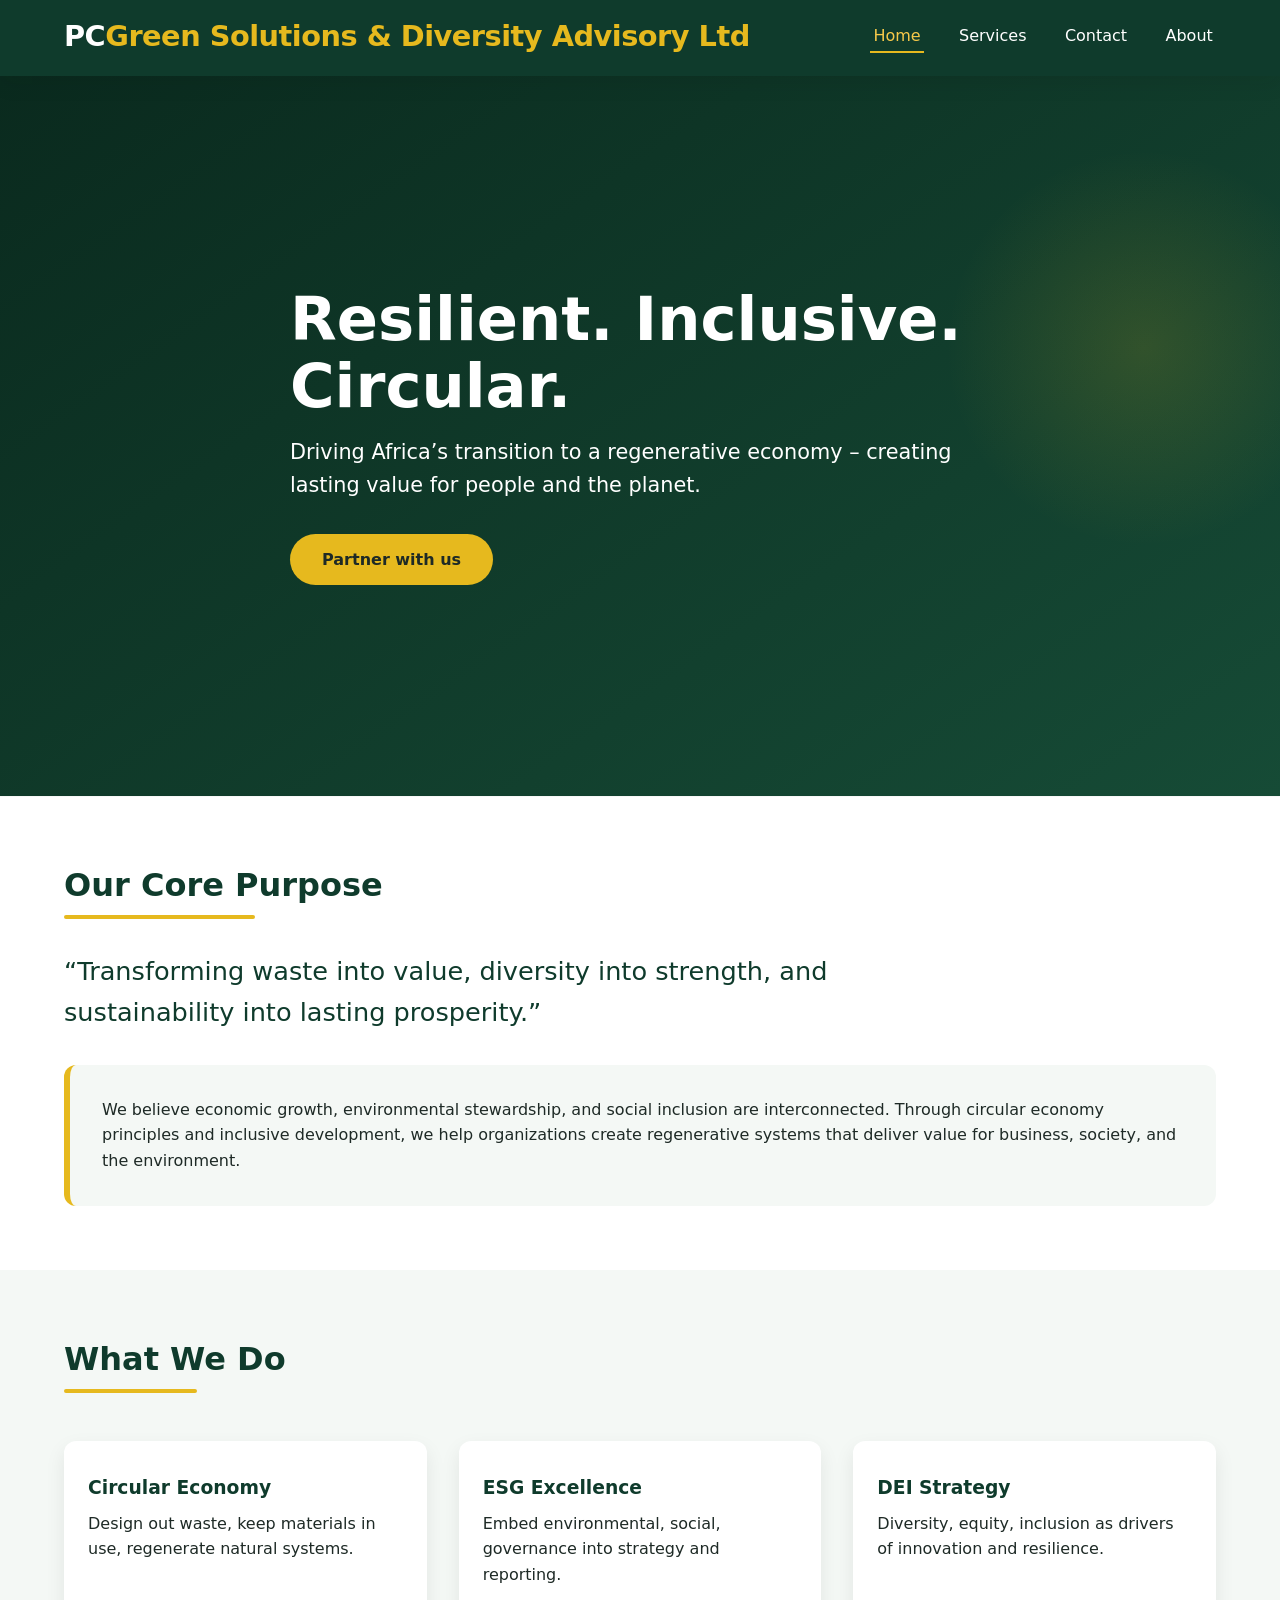
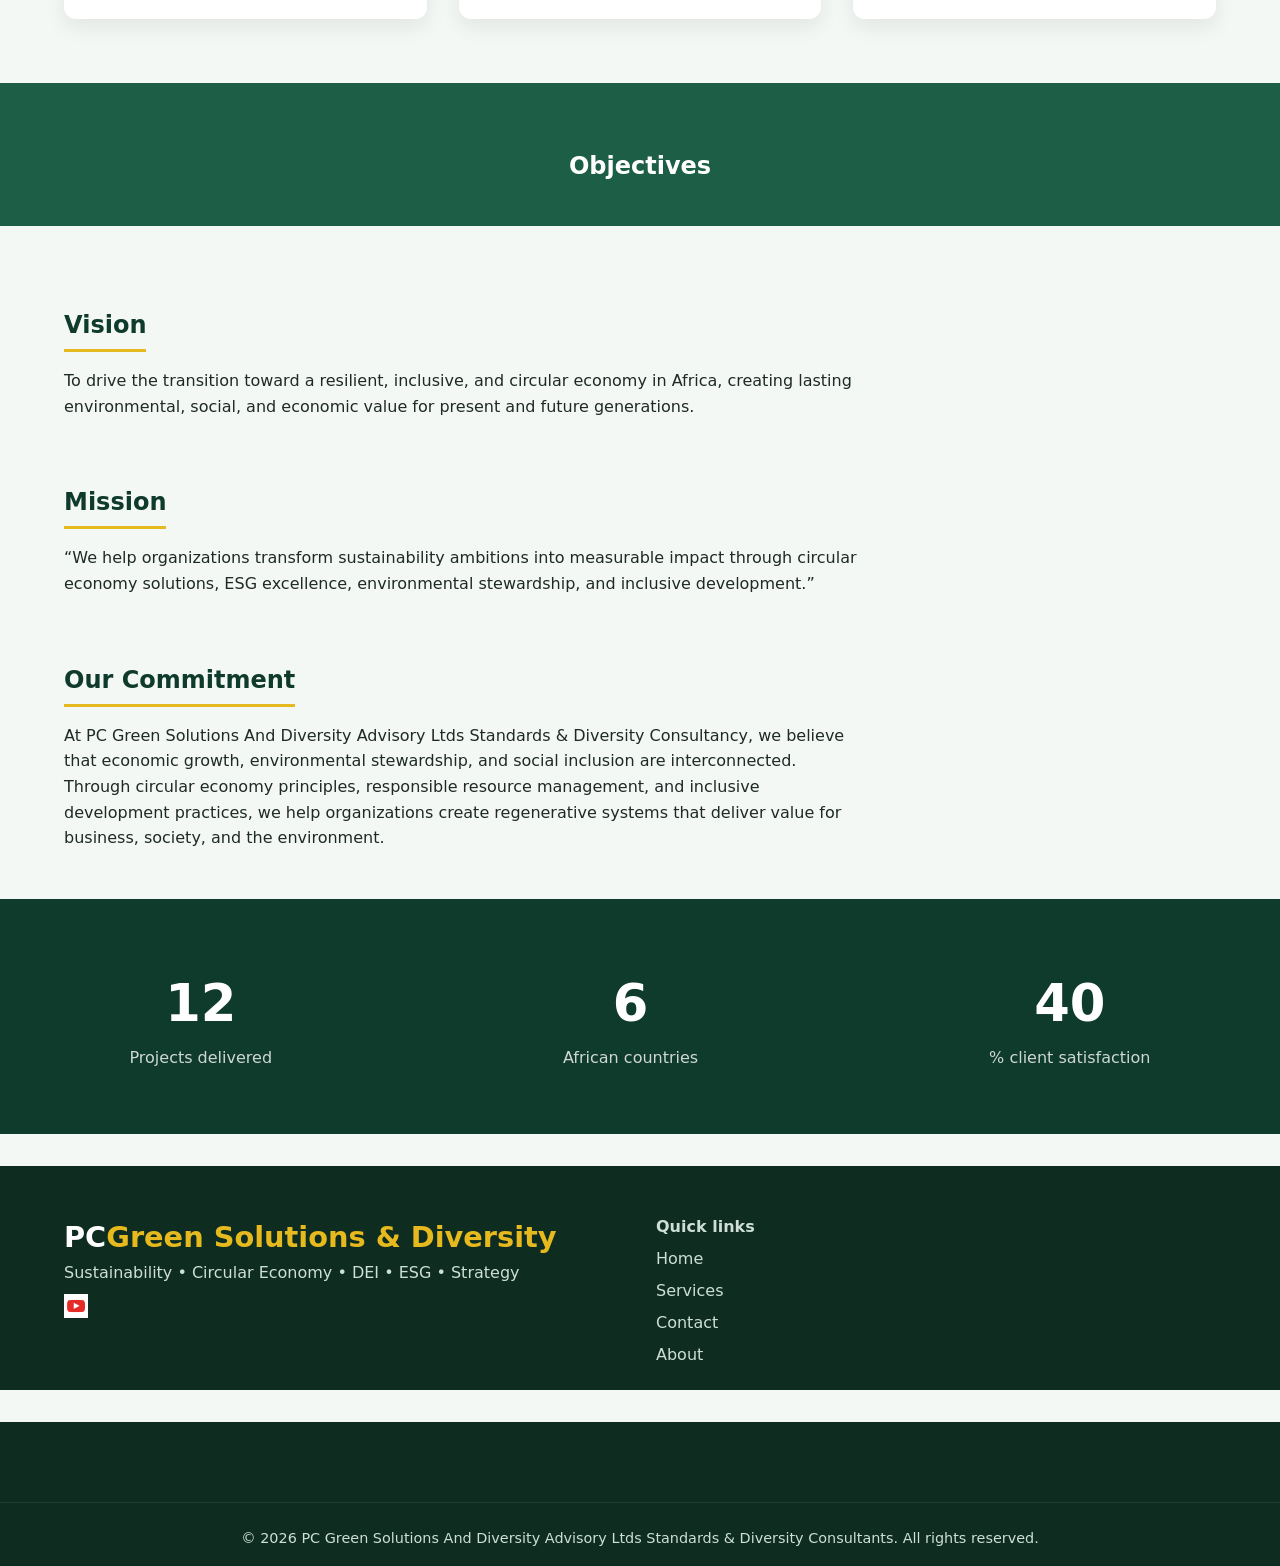
<file: index.html>
<!-- index.html -->
<!DOCTYPE html>
<html lang="en">
<head>
  <meta charset="UTF-8">
  <meta name="viewport" content="width=device-width, initial-scale=1.0">
  <meta name="description" content="PC Green Solutions And Diversity Advisory Ltds Standards & Diversity Consultants – driving circular economy, ESG excellence, and inclusive development in Africa.">
  <title>PC Green Solutions And Diversity Advisory Ltds Standards | Home</title>
  <link rel="icon" href="assets/favicon.png" type="image/png">
  <link rel="stylesheet" href="styles.css">
  <script src="script.js" defer></script>
</head>
<body>
  <!-- page loader -->
  <div id="loader"><div class="spinner"></div></div>

  <!-- sticky navigation -->
  <header class="navbar" role="navigation">
    <div class="nav-container">
      <div class="logo"><a href="index.html">PC<span>Green Solutions & Diversity Advisory Ltd</span></a></div>
      <button class="hamburger" aria-label="menu toggle" aria-expanded="false"><span></span><span></span><span></span></button>
      <ul class="nav-menu">
        <li><a href="index.html" class="active">Home</a></li>
        
        <li><a href="services.html">Services</a></li>
        <li><a href="contact.html">Contact</a></li>
        <li><a href="about.html">About</a></li>
      </ul>
    </div>
    <div class="progress-bar"></div>
  </header>

  <main>
    <!-- hero -->
    <section class="hero" id="home">
      <div class="hero-content">
        <h1 class="slide-up">Resilient. Inclusive. Circular.</h1>
        <p class="fade-in">Driving Africa’s transition to a regenerative economy – creating lasting value for people and the planet.</p>
        <a href="contact.html" class="btn ripple">Partner with us</a>
      </div>
      <div class="hero-graphic" aria-hidden="true"></div>
    </section>

    <!-- core purpose / commitment -->
    <section class="purpose">
      <div class="container">
        <h2 class="section-title">Our Core Purpose</h2>
        <p class="purpose-text">“Transforming waste into value, diversity into strength, and sustainability into lasting prosperity.”</p>
        <div class="commitment">
          <p>We believe economic growth, environmental stewardship, and social inclusion are interconnected. Through circular economy principles and inclusive development, we help organizations create regenerative systems that deliver value for business, society, and the environment.</p>
        </div>
      </div>
    </section>

    <!-- quick services preview -->
    <section class="home-services">
      <div class="container">
        <h2 class="section-title">What We Do</h2>
        <div class="service-grid">
          <div class="service-card"><h3>Circular Economy</h3><p>Design out waste, keep materials in use, regenerate natural systems.</p></div>
          <div class="service-card"><h3>ESG Excellence</h3><p>Embed environmental, social, governance into strategy and reporting.</p></div>
          <div class="service-card"><h3>DEI Strategy</h3><p>Diversity, equity, inclusion as drivers of innovation and resilience.</p></div>
        </div>
      </div>
    </section>
           
    <!--OBJECTIVES-->

<main>
    <section class="page-header"><h1>Objectives</h1></section>
    <section class="about-vision">
      <div class="container">
        <h2>Vision</h2>
        <p>To drive the transition toward a resilient, inclusive, and circular economy in Africa, creating lasting environmental, social, and economic value for present and future generations.</p>
        <h2>Mission</h2>
        <p>“We help organizations transform sustainability ambitions into measurable impact through circular economy solutions, ESG excellence, environmental stewardship, and inclusive development.”</p>
        <h2>Our Commitment</h2>
        <p>At PC Green Solutions And Diversity Advisory Ltds Standards & Diversity Consultancy, we believe that economic growth, environmental stewardship, and social inclusion are interconnected. Through circular economy principles, responsible resource management, and inclusive development practices, we help organizations create regenerative systems that deliver value for business, society, and the environment.</p>
      </div>
    </section>
  </main>

    <!-- counter animation -->
    <section class="stats">
      <div class="stat-item"><span class="counter" data-target="12">0</span><p>Projects delivered</p></div>
      <div class="stat-item"><span class="counter" data-target="6">0</span><p>African countries</p></div>
      <div class="stat-item"><span class="counter" data-target="100">0</span><p>% client satisfaction</p></div>
    </section>
  </main>

  <!-- footer -->
 <footer>
    <div class="footer-container">
      <div class="footer-brand">
        <h3>PC<span>Green Solutions & Diversity </span></h3>
        <p>Sustainability • Circular Economy • DEI • ESG • Strategy</p>
        <div class="socials">
          <a href="https://www.youtube.com/channel/UCimcfQeTrKujT9DGnx6yIWA" target="_blank" aria-label="YouTube">
            <img src="icons\youtube.png" alt="YouTube" width="24" height="24">
          </a>
        </div>
      </div>
      <div class="footer-links">
        <h4>Quick links</h4>
        <ul>
          <li><a href="index.html">Home</a></li>
          <li><a href="services.html">Services</a></li>
          <li><a href="contact.html">Contact</a></li>
          <li><a href="about.html">About</a></li>
        </ul>
      
    </div>
  </footer>
  <footer>
    <div class="footer-bottom"><p>&copy; 2026 PC Green Solutions And Diversity Advisory Ltds Standards & Diversity Consultants. All rights reserved.</p></div>
  </footer>
</body>
</html>
</file>
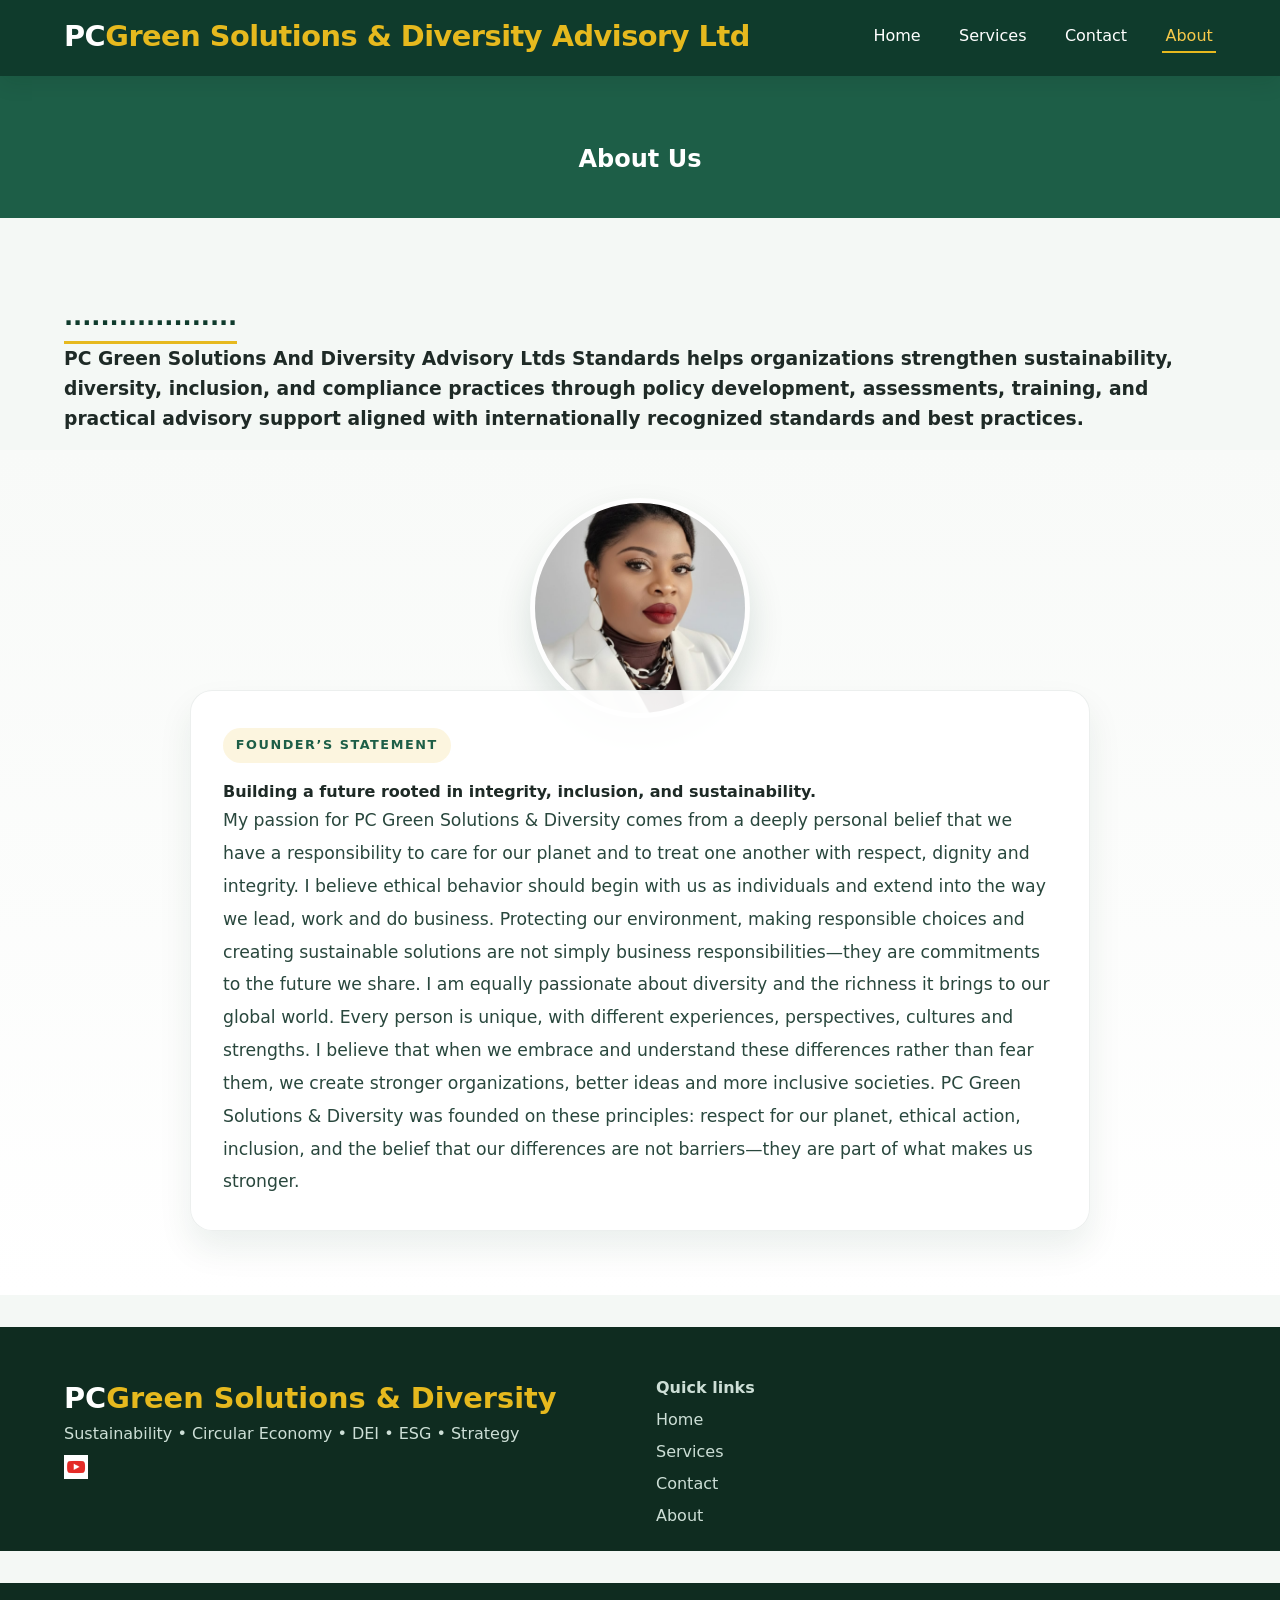
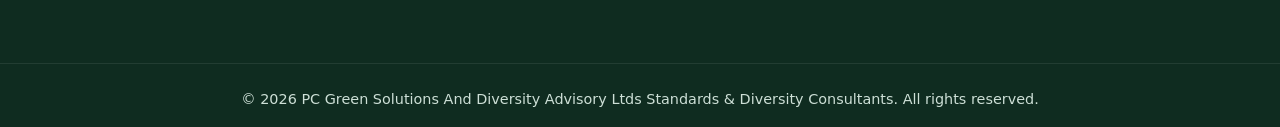
<file: about.html>
<!-- about.html -->
<!DOCTYPE html>
<html lang="en">
<head>
  <meta charset="UTF-8">
  <meta name="viewport" content="width=device-width, initial-scale=1.0">
  <meta name="description" content="Learn about PC Green Solutions And Diversity Advisory Ltds Standards – our vision, mission, and commitment to circular economy and inclusive development in Africa.">
  <title>About | PC Green Solutions And Diversity Advisory Ltd</title>
  <link rel="icon" href="assets/favicon.png" type="image/png">
  <link rel="stylesheet" href="styles.css">
  <script src="script.js" defer></script>
</head>
<body>
  <div id="loader"><div class="spinner"></div></div>
  <header class="navbar" role="navigation">
    <div class="nav-container">
       <div class="logo"><a href="index.html">PC<span>Green Solutions & Diversity Advisory Ltd</span></a></div>
      <button class="hamburger" aria-label="menu toggle" aria-expanded="false"><span></span><span></span><span></span></button>
      <ul class="nav-menu">
         <li><a href="index.html" class="active">Home</a></li>
        
        <li><a href="services.html">Services</a></li>
        <li><a href="contact.html">Contact</a></li>
        <li><a href="about.html">About</a></li>
      </ul>
    </div>
    <div class="progress-bar"></div>
  </header>

  <main>
    <section class="page-header"><h1>About Us</h1></section>

    <section class="about-vision">
      <div class="container">
        <h2>...................</h2>
        <h3>PC Green Solutions And Diversity Advisory Ltds Standards helps organizations strengthen sustainability, diversity, inclusion, and compliance practices through policy development, assessments, training, and practical advisory support aligned with internationally recognized standards and best practices.</h3>
      </div>
    </section>

    <section class="founder-story">
      <div class="container founder-shell">
        <div class="founder-visual">
          <img src="icons\founder img.jpeg" class="founder-photo" alt="Founder portrait">
        </div>

        <div class="founder-content">
          <p class="eyebrow">Founder’s Statement</p>
          <h4>Building a future rooted in integrity, inclusion, and sustainability.</h4>

          <blockquote>
            My passion for PC Green Solutions &amp; Diversity comes from a deeply personal belief that we have a responsibility to care for our planet and to treat one another with respect, dignity and integrity.
            
            I believe ethical behavior should begin with us as individuals and extend into the way we lead, work and do business. Protecting our environment, making responsible choices and creating sustainable solutions are not simply business responsibilities—they are commitments to the future we share.
            
            I am equally passionate about diversity and the richness it brings to our global world. Every person is unique, with different experiences, perspectives, cultures and strengths. I believe that when we embrace and understand these differences rather than fear them, we create stronger organizations, better ideas and more inclusive societies.
            
            PC Green Solutions &amp; Diversity was founded on these principles: respect for our planet, ethical action, inclusion, and the belief that our differences are not barriers—they are part of what makes us stronger.
          </blockquote>
        </div>
      </div>
    </section>
  </main>

 <footer>
    <div class="footer-container">
      <div class="footer-brand">
        <h3>PC<span>Green Solutions & Diversity </span></h3>
        <p>Sustainability • Circular Economy • DEI • ESG • Strategy</p>
        <div class="socials">
          <a href="https://www.youtube.com/channel/UCimcfQeTrKujT9DGnx6yIWA" target="_blank" aria-label="YouTube">
            <img src="icons\youtube.png" alt="YouTube" width="24" height="24">
          </a>
        </div>
      </div>
      <div class="footer-links">
        <h4>Quick links</h4>
       <ul>
          <li><a href="index.html">Home</a></li>
          <li><a href="services.html">Services</a></li>
          <li><a href="contact.html">Contact</a></li>
          <li><a href="about.html">About</a></li>
        </ul>
      
    </div>
  </footer>
  <footer>
    <div class="footer-bottom"><p>&copy; 2026 PC Green Solutions And Diversity Advisory Ltds Standards & Diversity Consultants. All rights reserved.</p></div>
  </footer>
</body>
</html>
</file>
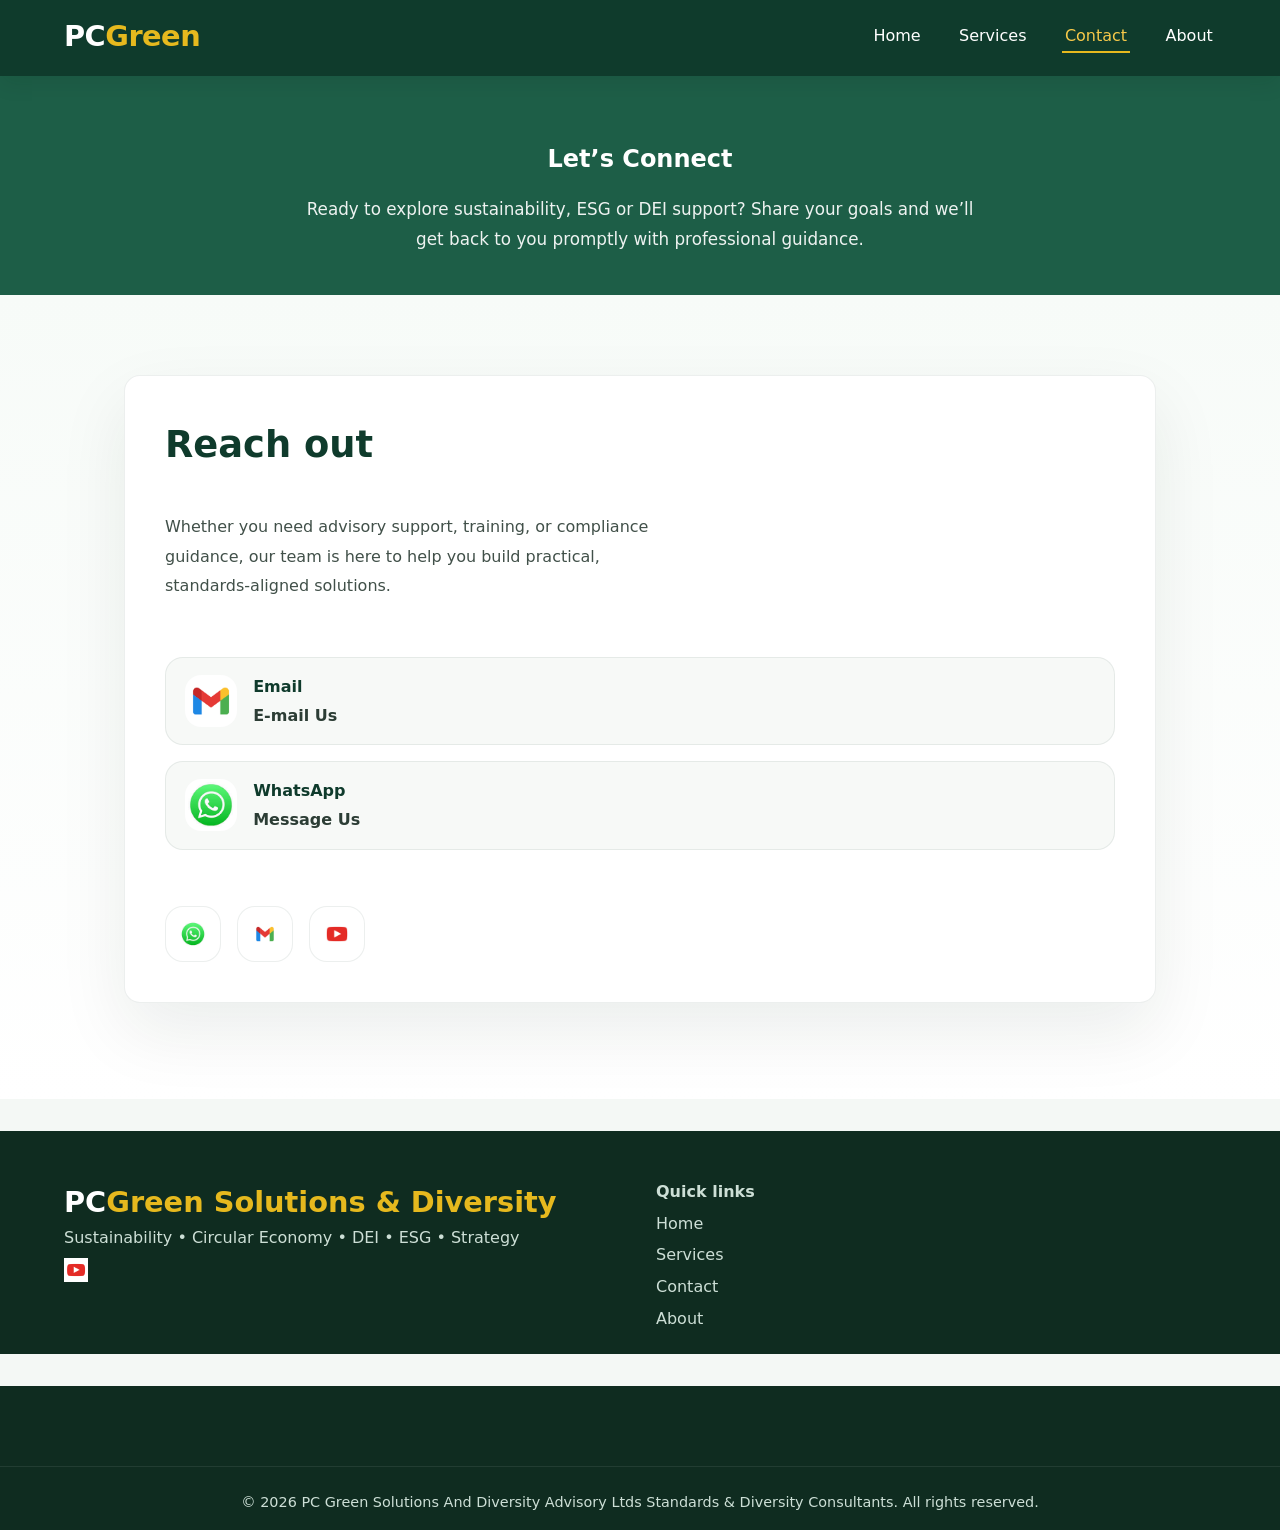
<file: contact.html>
<!-- contact.html -->
<!DOCTYPE html>
<html lang="en">
<head>
  <meta charset="UTF-8">
  <meta name="viewport" content="width=device-width, initial-scale=1.0">
  <meta name="description" content="Contact PC Green Solutions And Diversity Advisory Ltds Standards & Diversity Consultants – email, phone, WhatsApp, and send us a message.">
  <title>Contact | PC Green Solutions And Diversity Advisory Ltds Standards</title>
  <link rel="icon" href="assets/favicon.png" type="image/png">
  <link rel="stylesheet" href="styles.css">
  <script src="script.js" defer></script>
</head>
<body>
  <div id="loader"><div class="spinner"></div></div>
  <header class="navbar" role="navigation">
    <div class="nav-container">
      <div class="logo"><a href="index.html">PC<span>Green</span></a></div>
      <button class="hamburger" aria-label="menu toggle" aria-expanded="false"><span></span><span></span><span></span></button>
      <ul class="nav-menu">
        <li><a href="index.html" class="active">Home</a></li>
        
        <li><a href="services.html">Services</a></li>
        <li><a href="contact.html">Contact</a></li>
        <li><a href="about.html">About</a></li>
      </ul>
    </div>
    <div class="progress-bar"></div>
  </header>

  <main>
    <section class="page-header">
      <h1>Let’s Connect</h1>
      <p>Ready to explore sustainability, ESG or DEI support? Share your goals and we’ll get back to you promptly with professional guidance.</p>
    </section>
    <section class="contact-section">
      <div class="container contact-grid">
        <div class="contact-panel">
          <div class="contact-card">
            <h2>Reach out</h2>
            <p>Whether you need advisory support, training, or compliance guidance, our team is here to help you build practical, standards-aligned solutions.</p>
            <div class="contact-details">
              <a href="mailto:PCgreensolutionsdiversity@gmail.com">
                <img src="icons/mail.png" alt="Email">
                <div>
                  <h4>Email</h4>
                  <span>E-mail Us</span>
                </div>
              </a>
              <a href="https://wa.me/260969912618" target="_blank">
                <img src="icons/whatsapp.jfif" alt="WhatsApp">
                <div>
                  <h4>WhatsApp</h4>
                  <span>Message Us</span>
                </div>
              </a>
            </div>
            <div class="contact-social">
              <a href="https://wa.me/260969912618" target="_blank" aria-label="WhatsApp">
                <img src="icons/whatsapp.jfif" alt="WhatsApp">
              </a>
              <a href="mailto:PCgreensolutionsdiversity@gmail.com" aria-label="Email">
                <img src="icons/mail.png" alt="Email">
              </a>
              <a href="https://www.youtube.com/channel/UCimcfQeTrKujT9DGnx6yIWA" target="_blank" aria-label="YouTube">
                <img src="icons/youtube.png" alt="YouTube">
              </a>
            </div>
          </div>
        </div>

        </div>
    </section>
  </main>

   <footer>
    <div class="footer-container">
      <div class="footer-brand">
        <h3>PC<span>Green Solutions & Diversity </span></h3>
        <p>Sustainability • Circular Economy • DEI • ESG • Strategy</p>
        <div class="socials">
          <a href="https://www.youtube.com/channel/UCimcfQeTrKujT9DGnx6yIWA" target="_blank" aria-label="YouTube">
            <img src="icons/youtube.png" alt="YouTube" width="24" height="24">
          </a>
        </div>
      </div>
      <div class="footer-links">
        <h4>Quick links</h4>
       <ul>
          <li><a href="index.html">Home</a></li>
          <li><a href="services.html">Services</a></li>
          <li><a href="contact.html">Contact</a></li>
          <li><a href="about.html">About</a></li>
        </ul>
        </div>
      </div>
    </footer>
    <footer>
      <div class="footer-bottom"><p>&copy; 2026 PC Green Solutions And Diversity Advisory Ltds Standards & Diversity Consultants. All rights reserved.</p></div>
    </footer>
</body>
</html>
</file>
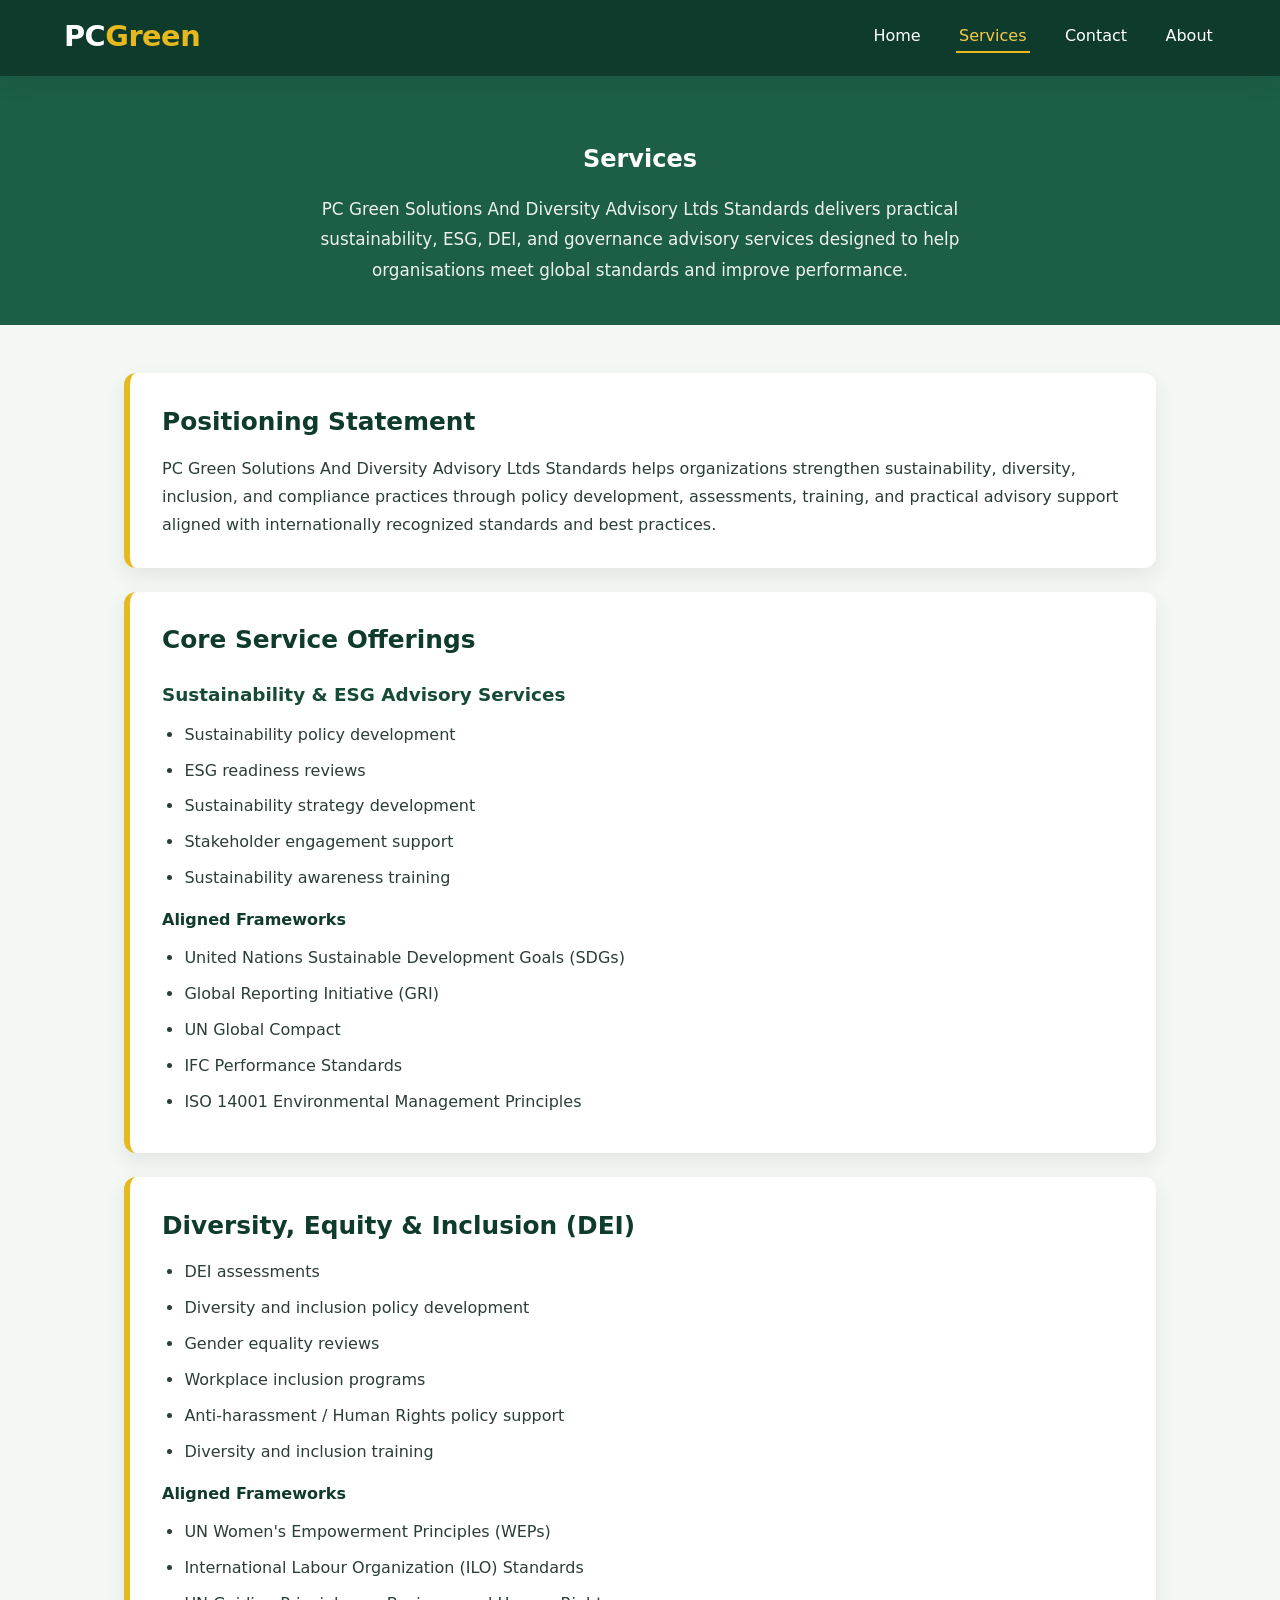
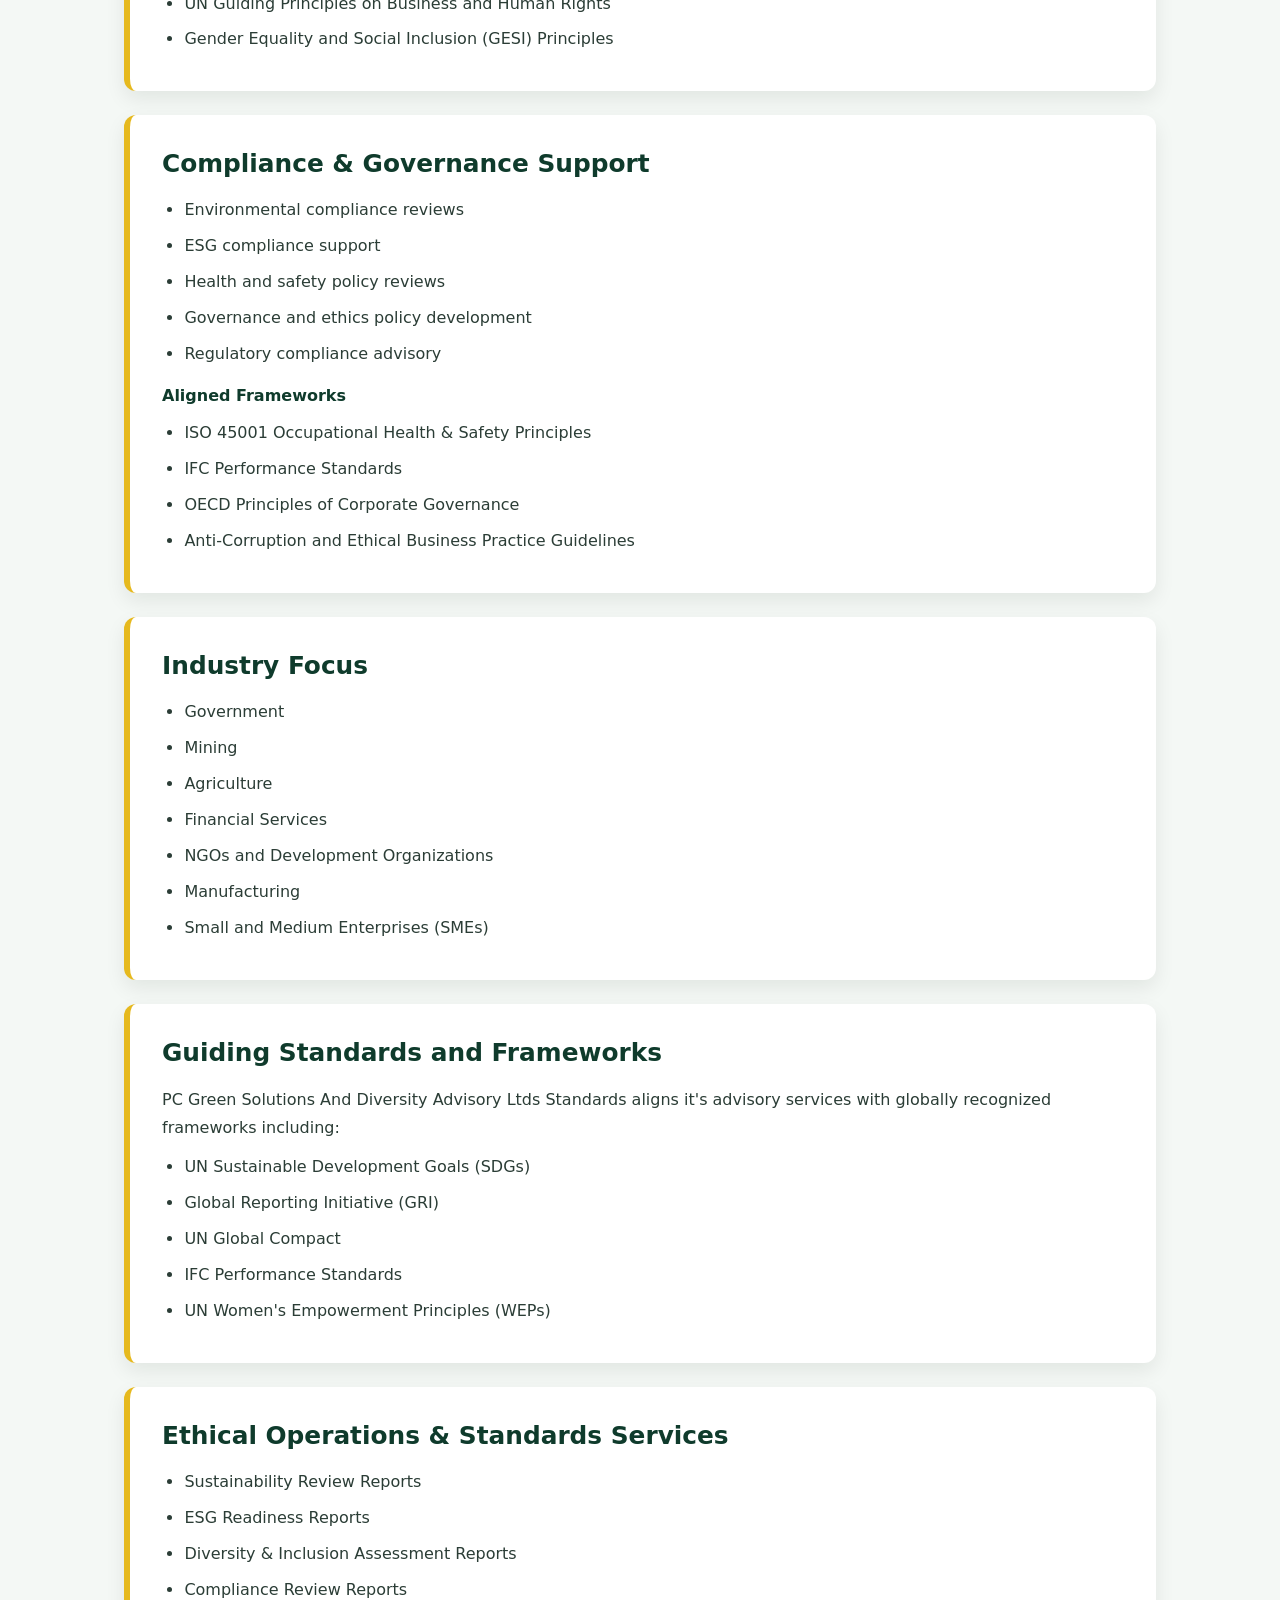
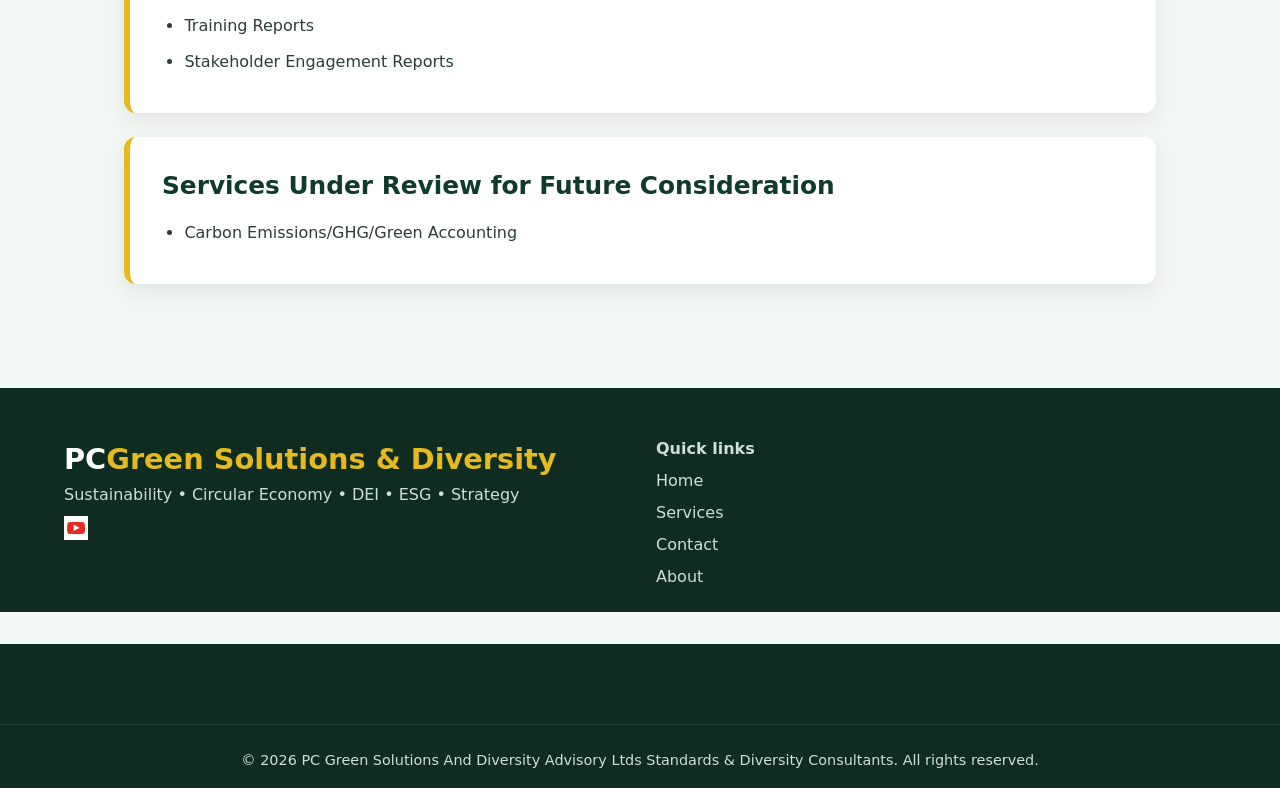
<file: services.html>
<!-- services.html -->
<!DOCTYPE html>
<html lang="en">
<head>
  <meta charset="UTF-8">
  <meta name="viewport" content="width=device-width, initial-scale=1.0">
  <meta name="description" content="PC Green Solutions And Diversity Advisory Ltds Standards services – circular economy, ESG, DEI strategy, environmental stewardship, and inclusive development consulting.">
  <title>Services | PC Green Solutions And Diversity Advisory Ltds Standards</title>
  <link rel="icon" href="assets/favicon.png" type="image/png">
  <link rel="stylesheet" href="styles.css">
  <script src="script.js" defer></script>
</head>
<body>
  <div id="loader"><div class="spinner"></div></div>
  <header class="navbar" role="navigation">
    <div class="nav-container">
      <div class="logo"><a href="index.html">PC<span>Green</span></a></div>
      <button class="hamburger" aria-label="menu toggle" aria-expanded="false"><span></span><span></span><span></span></button>
      <ul class="nav-menu">
        <li><a href="index.html" class="active">Home</a></li>
        
        <li><a href="services.html">Services</a></li>
        <li><a href="contact.html">Contact</a></li>
        <li><a href="about.html">About</a></li>
      </ul>
    </div>
    <div class="progress-bar"></div>
  </header>

  <main>
    <section class="page-header">
      <h1>Services</h1>
      <p>PC Green Solutions And Diversity Advisory Ltds Standards delivers practical sustainability, ESG, DEI, and governance advisory services designed to help organisations meet global standards and improve performance.</p>
    </section>
    <section class="services-detailed">
      <div class="container">
        <div class="service-block">
          <h2>Positioning Statement</h2>
          <p>PC Green Solutions And Diversity Advisory Ltds Standards helps organizations strengthen sustainability, diversity, inclusion, and compliance practices through policy development, assessments, training, and practical advisory support aligned with internationally recognized standards and best practices.</p>
        </div>

        <div class="service-block">
          <h2>Core Service Offerings</h2>
          <h3>Sustainability & ESG Advisory Services</h3>
          <ul>
            <li>Sustainability policy development</li>
            <li>ESG readiness reviews</li>
            <li>Sustainability strategy development</li>
            <li>Stakeholder engagement support</li>
            
            <li>Sustainability awareness training</li>
          </ul>
          <h4>Aligned Frameworks</h4>
          <ul>
            <li>United Nations Sustainable Development Goals (SDGs)</li>
            <li>Global Reporting Initiative (GRI)</li>
            <li>UN Global Compact</li>
            <li>IFC Performance Standards</li>
            <li>ISO 14001 Environmental Management Principles</li>
          </ul>
        </div>

        <div class="service-block">
          <h2>Diversity, Equity & Inclusion (DEI)</h2>
          <ul>
            <li>DEI assessments</li>
            <li>Diversity and inclusion policy development</li>
            <li>Gender equality reviews</li>
            <li>Workplace inclusion programs</li>
            <li>Anti-harassment / Human Rights policy support</li>
            <li>Diversity and inclusion training</li>
          </ul>
          <h4>Aligned Frameworks</h4>
          <ul>
            <li>UN Women&apos;s Empowerment Principles (WEPs)</li>
            <li>International Labour Organization (ILO) Standards</li>
            <li>UN Guiding Principles on Business and Human Rights</li>
            <li>Gender Equality and Social Inclusion (GESI) Principles</li>
          </ul>
        </div>

        <div class="service-block">
          <h2>Compliance & Governance Support</h2>
          <ul>
            <li>Environmental compliance reviews</li>
            <li>ESG compliance support</li>
            <li>Health and safety policy reviews</li>
            <li>Governance and ethics policy development</li>
            <li>Regulatory compliance advisory</li>
          </ul>
          <h4>Aligned Frameworks</h4>
          <ul>
            <li>ISO 45001 Occupational Health & Safety Principles</li>
            <li>IFC Performance Standards</li>
            <li>OECD Principles of Corporate Governance</li>
            <li>Anti-Corruption and Ethical Business Practice Guidelines</li>
          </ul>
        </div>

        <div class="service-block">
          <h2>Industry Focus</h2>
          <ul>
            <li>Government</li>
            <li>Mining</li>
            <li>Agriculture</li>
            <li>Financial Services</li>
            <li>NGOs and Development Organizations</li>
            <li>Manufacturing</li>
            <li>Small and Medium Enterprises (SMEs)</li>
            
          </ul>
        </div>

        <div class="service-block">
          <h2>Guiding Standards and Frameworks</h2>
          <p>PC Green Solutions And Diversity Advisory Ltds Standards aligns it's advisory services with globally recognized frameworks including:</p>
      
          <ul>
            <li>UN Sustainable Development Goals (SDGs)</li>
            <li>Global Reporting Initiative (GRI)</li>
            <li>UN Global Compact</li>
            <li>IFC Performance Standards</li>
            <li>UN Women&apos;s Empowerment Principles (WEPs)</li>
          </ul>
        </div>

        <div class="service-block">
          <h2>Ethical Operations & Standards Services</h2>
          <ul>
            <li>Sustainability Review Reports</li>
            <li>ESG Readiness Reports</li>
            <li>Diversity & Inclusion Assessment Reports</li>
            <li>Compliance Review Reports</li>
            <li>Training Reports</li>
            <li>Stakeholder Engagement Reports</li>
          </ul>
        </div>

        <div class="service-block">
          <h2>Services Under Review for Future Consideration</h2>
          <ul>
            
            <li>Carbon Emissions/GHG/Green Accounting</li>
           
          </ul>
        </div>
      </div>
    </section>
  </main>

  <footer>
    <div class="footer-container">
      <div class="footer-brand">
        <h3>PC<span>Green Solutions & Diversity </span></h3>
        <p>Sustainability • Circular Economy • DEI • ESG • Strategy</p>
        <div class="socials">
          <a href="https://www.youtube.com/channel/UCimcfQeTrKujT9DGnx6yIWA" target="_blank" aria-label="YouTube">
            <img src="icons\youtube.png" alt="YouTube" width="24" height="24">
          </a>
        </div>
      </div>
      <div class="footer-links">
        <h4>Quick links</h4>
      <ul>
          <li><a href="index.html">Home</a></li>
          <li><a href="services.html">Services</a></li>
          <li><a href="contact.html">Contact</a></li>
          <li><a href="about.html">About</a></li>
        </ul>
    </div>
  </footer>
  <footer>
    <div class="footer-bottom"><p>&copy; 2026 PC Green Solutions And Diversity Advisory Ltds Standards & Diversity Consultants. All rights reserved.</p></div>
  </footer>
</body>
</html>
</file>
<file: styles.css>
/* ==========================
   CSS VARIABLES
========================== */
:root {
  --primary: #0f3b2c;
  --primary-light: #1d5e47;
  --accent: #e6b91e;
  --accent-light: #f7c94a;
  --bg-light: #f4f8f5;
  --text-dark: #1e2a26;
  --text-light: #ffffff;
  --shadow: 0 8px 20px rgba(0,20,10,0.08);
  --transition: 0.3s ease;
  --radius: 12px;
  --font: 'Segoe UI', system-ui, -apple-system, sans-serif;
}

/* ==========================
   GLOBAL STYLES
========================== */
* { margin: 0; padding: 0; box-sizing: border-box; }
html { scroll-behavior: smooth; }
html, body { overflow-x: hidden; }
body {
  font-family: var(--font);
  background: var(--bg-light);
  color: var(--text-dark);
  line-height: 1.6;
}
a { text-decoration: none; color: inherit; }
ul { list-style: none; }
.container { max-width: 1200px; margin: 0 auto; padding: 0 1.5rem; }
.section-title {
  font-size: 2rem;
  margin-bottom: 1.5rem;
  color: var(--primary);
  position: relative;
  display: inline-block;
}
.section-title::after {
  content: '';
  width: 60%;
  height: 4px;
  background: var(--accent);
  position: absolute;
  bottom: -8px;
  left: 0;
  border-radius: 4px;
}
.btn {
  display: inline-block;
  background: var(--accent);
  color: var(--text-dark);
  padding: 0.8rem 2rem;
  border-radius: 40px;
  font-weight: 600;
  transition: var(--transition);
  border: none;
  cursor: pointer;
}
.btn:hover { background: var(--accent-light); transform: translateY(-3px); }
img { max-width: 100%; }

/* loader */
#loader {
  position: fixed;
  inset: 0;
  background: var(--primary);
  z-index: 9999;
  display: flex;
  align-items: center;
  justify-content: center;
  transition: opacity 0.8s;
}
#loader.hide { opacity: 0; pointer-events: none; }
.spinner {
  width: 48px;
  height: 48px;
  border: 6px solid rgba(255,255,255,0.2);
  border-top: 6px solid var(--accent);
  border-radius: 50%;
  animation: spin 1s linear infinite;
}
@keyframes spin { to { transform: rotate(360deg); } }

/* ==========================
   NAVIGATION
========================== */
.navbar {
  background: var(--primary);
  color: var(--text-light);
  padding: 0.8rem 0;
  position: sticky;
  top: 0;
  z-index: 1000;
  box-shadow: var(--shadow);
}
.nav-container {
  display: flex;
  justify-content: space-between;
  align-items: center;
  max-width: 1200px;
  margin: 0 auto;
  padding: 0 1.5rem;
}
.logo a { font-size: 1.8rem; font-weight: 700; letter-spacing: -0.5px; }
.logo span { color: var(--accent); }
.nav-menu {
  display: flex;
  gap: 2rem;
}
.nav-menu a {
  font-weight: 500;
  padding: 0.4rem 0.2rem;
  border-bottom: 2px solid transparent;
  transition: var(--transition);
}
.nav-menu a:hover, .nav-menu a.active {
  border-bottom-color: var(--accent);
  color: var(--accent-light);
}
.hamburger {
  display: none;
  flex-direction: column;
  gap: 5px;
  background: transparent;
  border: none;
  cursor: pointer;
}
.hamburger span {
  width: 28px;
  height: 3px;
  background: var(--text-light);
  border-radius: 4px;
  transition: var(--transition);
}
.progress-bar {
  height: 4px;
  background: var(--accent);
  width: 0%;
  transition: width 0.1s;
}

/* ==========================
   HERO SECTION
========================== */
.hero {
  display: flex;
  align-items: center;
  justify-content: center;
  min-height: 80vh;
  background: linear-gradient(145deg, #0a2a1e 0%, #164b36 100%);
  color: white;
  padding: 2rem;
  position: relative;
  overflow: hidden;
}
.hero-content {
  max-width: 700px;
  z-index: 2;
}
.hero-content h1 {
  font-size: 3.8rem;
  line-height: 1.1;
  margin-bottom: 1rem;
}
.hero-content p {
  font-size: 1.3rem;
  opacity: 0.9;
  margin-bottom: 2rem;
}
.hero-graphic {
  position: absolute;
  right: -5%;
  top: 10%;
  width: 400px;
  height: 400px;
  background: radial-gradient(circle, rgba(230,185,30,0.15) 0%, transparent 70%);
  border-radius: 50%;
  pointer-events: none;
}

/* ==========================
   SERVICES / HOME PREVIEW
========================== */
.purpose, .home-services, .stats {
  padding: 4rem 0;
}
.purpose {
  background: white;
  box-shadow: inset 0 1px 0 rgba(0,0,0,0.03);
}
.purpose-text {
  font-size: 1.6rem;
  font-weight: 500;
  color: var(--primary);
  max-width: 800px;
  margin: 1rem 0;
}
.commitment {
  background: var(--bg-light);
  padding: 2rem;
  border-radius: var(--radius);
  border-left: 6px solid var(--accent);
  margin-top: 2rem;
}
.service-grid {
  display: grid;
  grid-template-columns: repeat(auto-fit, minmax(220px, 1fr));
  gap: 2rem;
  margin-top: 2rem;
}
.service-card {
  background: white;
  padding: 2rem 1.5rem;
  border-radius: var(--radius);
  box-shadow: var(--shadow);
  transition: var(--transition);
}
.service-card:hover { transform: translateY(-8px); box-shadow: 0 12px 28px rgba(0,0,0,0.08); }
.service-card h3 { color: var(--primary); margin-bottom: 0.5rem; }

.stats {
  background: var(--primary);
  color: white;
  display: flex;
  justify-content: space-around;
  flex-wrap: wrap;
  gap: 2rem;
}
.stat-item { text-align: center; }
.stat-item .counter { font-size: 3.2rem; font-weight: 700; display: block; }
.stat-item p { font-size: 1rem; opacity: 0.8; }

/* ==========================
   ABOUT PAGE
========================== */
.page-header {
  background: var(--primary-light);
  color: white;
  padding: 4rem 0 2.5rem;
  text-align: center;
}
.page-header p {
  margin: 1rem auto 0;
  max-width: 680px;
  color: rgba(255,255,255,0.92);
  font-size: 1.05rem;
  line-height: 1.8;
}
.about-vision { padding: 3rem 0 1rem; }
.about-vision h2 {
  color: var(--primary);
  margin-top: 2rem;
  border-bottom: 3px solid var(--accent);
  display: inline-block;
  padding-bottom: 0.3rem;
}
.about-vision p { margin: 1rem 0 2rem; max-width: 800px; }

.founder-story {
  padding: 2rem 0 4rem;
  background: linear-gradient(180deg, #f8faf8 0%, #ffffff 100%);
}

.founder-shell {
  position: relative;
  display: flex;
  flex-direction: column;
  align-items: center;
  max-width: 1100px;
}

.founder-visual {
  position: relative;
  display: flex;
  justify-content: center;
  align-items: center;
  width: 100%;
  padding-top: 1rem;
  margin-bottom: -1.75rem;
}

.founder-photo {
  position: relative;
  z-index: 1;
  width: 220px;
  height: 220px;
  max-width: 30vw;
  object-fit: cover;
  border-radius: 50%;
  box-shadow: 0 18px 36px rgba(15, 59, 44, 0.14);
  border: 5px solid rgba(255,255,255,0.95);
  background: #f2f2f2;
}

.founder-content {
  position: relative;
  z-index: 1;
  width: min(100%, 900px);
  background: rgba(255,255,255,0.92);
  border: 1px solid rgba(15, 59, 44, 0.08);
  border-radius: 22px;
  box-shadow: 0 18px 34px rgba(15, 59, 44, 0.08);
  padding: 2.3rem 2rem 2rem;
}

.eyebrow {
  display: inline-block;
  font-size: 0.8rem;
  font-weight: 700;
  letter-spacing: 0.12em;
  text-transform: uppercase;
  color: var(--primary-light);
  background: rgba(230, 185, 30, 0.14);
  padding: 0.45rem 0.8rem;
  border-radius: 999px;
  margin-bottom: 1rem;
}

.founder-content h2 {
  color: var(--primary);
  font-size: clamp(1.8rem, 2vw, 2.5rem);
  line-height: 1.2;
  margin-bottom: 1.2rem;
}

.founder-content blockquote {
  font-size: 1.08rem;
  line-height: 1.9;
  color: #29473d;
  font-style: normal;
  margin: 0;
  text-align: left;
}

/* ==========================
   SERVICES PAGE
========================== */
.services-detailed { padding: 3rem 0; }
.services-detailed .container { max-width: 1080px; }
.service-block {
  background: white;
  padding: 1.8rem 2rem;
  margin-bottom: 1.5rem;
  border-radius: var(--radius);
  box-shadow: var(--shadow);
  border-left: 6px solid var(--accent);
}
.service-block h2 {
  color: var(--primary);
  margin-bottom: 0.85rem;
  font-size: 1.55rem;
}
.service-block h3 {
  color: #164b36;
  margin: 1.25rem 0 0.55rem;
  font-size: 1.15rem;
}
.service-block h4 {
  color: #0f3b2c;
  margin: 1rem 0 0.5rem;
  font-size: 1rem;
}
.service-block p {
  margin: 0.8rem 0 0;
  line-height: 1.75;
  color: #2b3d36;
}
.service-block ul {
  margin: 0.75rem 0 0 1.4rem;
  padding: 0;
  list-style: disc;
  color: #2b3d36;
}
.service-block ul li {
  margin-bottom: 0.65rem;
}

/* ==========================
   CONTACT PAGE
========================== */
.contact-section {
  padding: 5rem 0 6rem;
  background: linear-gradient(180deg, #f7fbf8 0%, #ffffff 100%);
}
.contact-section .container {
  max-width: 1080px;
  margin: 0 auto;
  padding: 0 1.5rem;
}
.contact-grid {
  display: grid;
  grid-template-columns: repeat(auto-fit, minmax(280px, 1fr));
  gap: 2rem;
  align-items: start;
  width: 100%;
}
.contact-panel {
  min-width: 0;
}
.contact-panel .contact-card,
.contact-panel .contact-form {
  background: white;
  border-radius: calc(var(--radius) + 4px);
  box-shadow: 0 28px 70px rgba(13, 39, 28, 0.08);
  border: 1px solid rgba(15, 59, 44, 0.08);
  min-width: 0;
}
.contact-card {
  padding: 2.5rem;
  display: flex;
  flex-direction: column;
  gap: 1.5rem;
}
.contact-card h2 {
  font-size: 2.3rem;
  margin-bottom: 0.85rem;
  color: var(--primary);
}
.contact-card p {
  margin-bottom: 2rem;
  line-height: 1.85;
  color: #415049;
  max-width: 520px;
}
.contact-details {
  display: grid;
  gap: 1rem;
}
.contact-details > a {
  display: flex;
  gap: 1rem;
  align-items: center;
  padding: 1rem 1.2rem;
  border-radius: 18px;
  background: #f7f9f7;
  border: 1px solid rgba(15, 59, 44, 0.08);
  transition: background 0.25s ease, transform 0.25s ease;
}
.contact-details > a:hover {
  background: rgba(230, 185, 30, 0.12);
  transform: translateY(-1px);
}
.contact-details > a img {
  width: 52px;
  height: 52px;
  object-fit: cover;
  border-radius: 16px;
}
.contact-details > a > div {
  flex: 1;
  min-width: 0;
}
.contact-details h4 {
  margin-bottom: 0.2rem;
  font-size: 1rem;
  color: var(--primary);
}
.contact-details a,
.contact-details p {
  color: #2c3d35;
  font-size: 1rem;
}
.contact-details a {
  font-weight: 600;
}
.contact-social {
  display: flex;
  gap: 1rem;
  margin-top: 2rem;
  align-items: center;
}
.contact-social a {
  display: inline-flex;
  width: 56px;
  height: 56px;
  align-items: center;
  justify-content: center;
  border-radius: 18px;
  background: #ffffff;
  border: 1px solid rgba(15, 59, 44, 0.08);
  transition: transform 0.2s ease, background 0.2s ease, box-shadow 0.2s ease;
}
.contact-social a:hover {
  transform: translateY(-2px);
  background: rgba(230, 185, 30, 0.15);
  box-shadow: 0 10px 20px rgba(15, 59, 44, 0.12);
}
.contact-social img {
  width: 28px;
  height: 28px;
  filter: none;
  transition: transform 0.2s ease;
}
.contact-social a:hover img {
  transform: scale(1.05);
}
.contact-form {
  padding: 2.6rem;
}
.form-heading h2 {
  font-size: 2.1rem;
  margin-bottom: 0.55rem;
  color: var(--primary);
}
.form-heading p {
  margin-bottom: 1.8rem;
  line-height: 1.8;
  color: #415049;
}
.contact-form input,
.contact-form textarea {
  width: 100%;
  padding: 1.1rem 1.15rem;
  margin: 0 0 1.15rem;
  border: 1px solid #dde5e0;
  border-radius: 18px;
  font-family: inherit;
  background: #fbfdfb;
  transition: border-color 0.25s ease, box-shadow 0.25s ease, transform 0.25s ease;
}
.contact-form input:hover,
.contact-form textarea:hover {
  transform: translateY(-1px);
}
.contact-form input:focus,
.contact-form textarea:focus {
  outline: none;
  border-color: var(--accent);
  box-shadow: 0 0 0 4px rgba(230, 185, 30, 0.14);
}
.contact-form textarea { resize: vertical; min-height: 190px; }
.contact-form button {
  width: 100%;
  padding: 1.05rem;
  font-size: 1rem;
  border-radius: 999px;
  box-shadow: 0 12px 24px rgba(15, 59, 44, 0.12);
}
.contact-form button:hover {
  transform: translateY(-2px);
}
.contact-form #formStatus {
  display: block;
  margin-top: 1rem;
  font-size: 0.95rem;
  color: #3c3c3c;
}
.contact-form #formStatus.success { color: #0f7e3e; }
.contact-form #formStatus.error { color: #a83131; }
.contact-form #formStatus.sending { color: var(--primary); }

/* ==========================
   FOOTER
========================== */
footer {
  background: #0f2c20;
  color: #cddfd6;
  padding: 3rem 0 1rem;
  margin-top: 2rem;
}
.footer-container {
  max-width: 1200px;
  margin: 0 auto;
  padding: 0 1.5rem;
  display: grid;
  grid-template-columns: repeat(auto-fit, minmax(200px, 1fr));
  gap: 2rem;
}
.footer-brand h3 { color: white; font-size: 1.8rem; }
.footer-brand h3 span { color: var(--accent); }
.footer-links ul li { margin: 0.4rem 0; }
.footer-links a:hover { color: var(--accent-light); }
.footer-contact p { margin: 0.3rem 0; }
.footer-newsletter input {
  padding: 0.6rem;
  border: none;
  border-radius: 30px;
  width: 100%;
  margin: 0.5rem 0;
}
.footer-bottom {
  text-align: center;
  border-top: 1px solid rgba(255,255,255,0.08);
  padding-top: 1.5rem;
  margin-top: 2rem;
  font-size: 0.9rem;
}
.socials { display: flex; gap: 1rem; margin-top: 0.5rem; }


/* ==========================
   ANIMATIONS
========================== */
.fade-in {
  opacity: 0;
  animation: fadeIn 0.8s forwards;
}
.slide-up {
  opacity: 0;
  transform: translateY(40px);
  animation: slideUp 0.8s forwards;
}
@keyframes fadeIn { to { opacity: 1; } }
@keyframes slideUp { to { opacity: 1; transform: translateY(0); } }

/* ==========================
   RESPONSIVE DESIGN
========================== */
@media (max-width: 768px) {
  .hamburger { display: flex; }
  .nav-menu {
    position: absolute;
    top: 100%;
    left: 0;
    right: 0;
    background: var(--primary);
    flex-direction: column;
    padding: 1.5rem;
    gap: 1rem;
    display: none;
  }
  .nav-menu.open { display: flex; }
  .hero-content h1 { font-size: 2.6rem; }
  .founder-layout {
    grid-template-columns: 1fr;
    gap: 1.5rem;
  }
  .founder-photo {
    width: 180px;
    height: 180px;
    max-width: 35vw;
    border-radius: 50%;
  }
  .founder-content {
    padding: 1.5rem 1.2rem;
  }
  .contact-grid { grid-template-columns: 1fr; }
  .contact-card,
  .contact-form { padding: 1.8rem; }
  .contact-details > div { flex-direction: column; align-items: flex-start; min-width: 0; }
  .contact-details > div img { width: 48px; height: 48px; }
  .contact-social { justify-content: flex-start; flex-wrap: wrap; }
  .stats { flex-direction: column; align-items: center; }
  .hero-graphic { display: none; }
}
</file>
